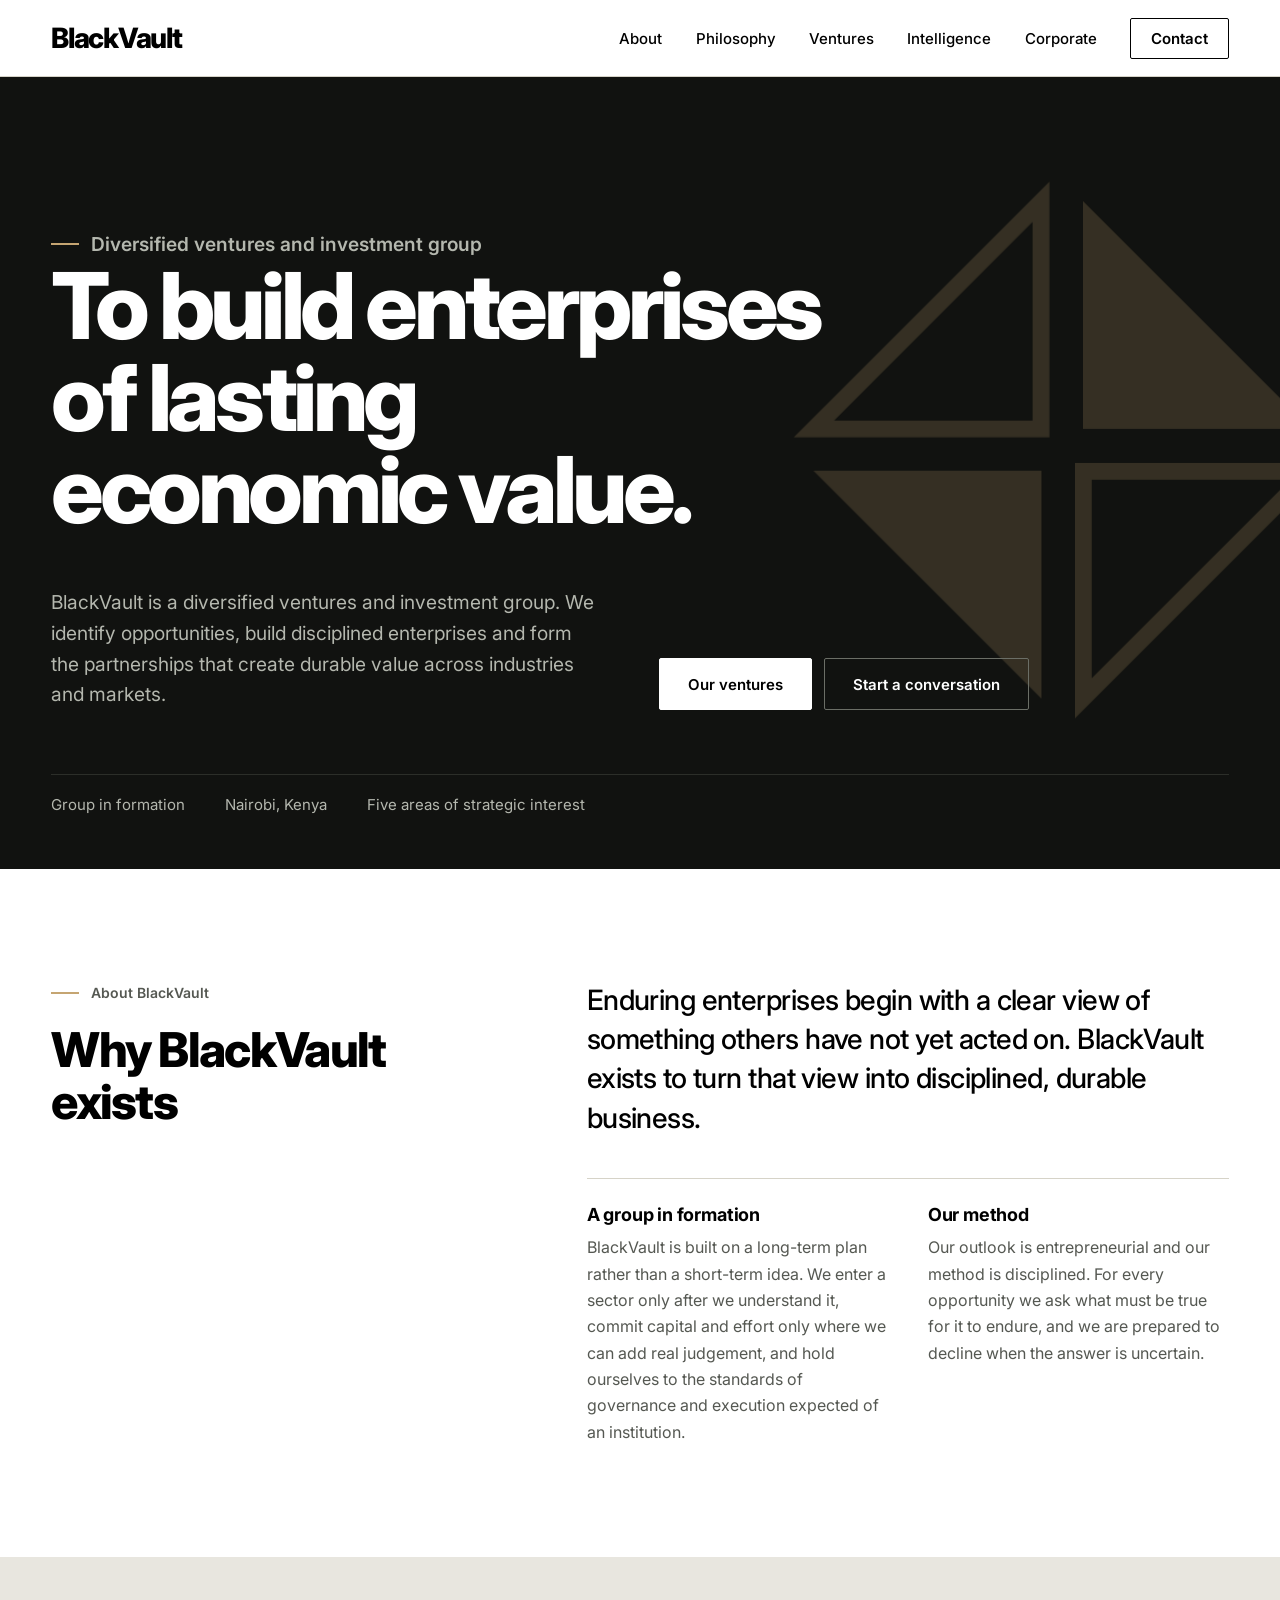
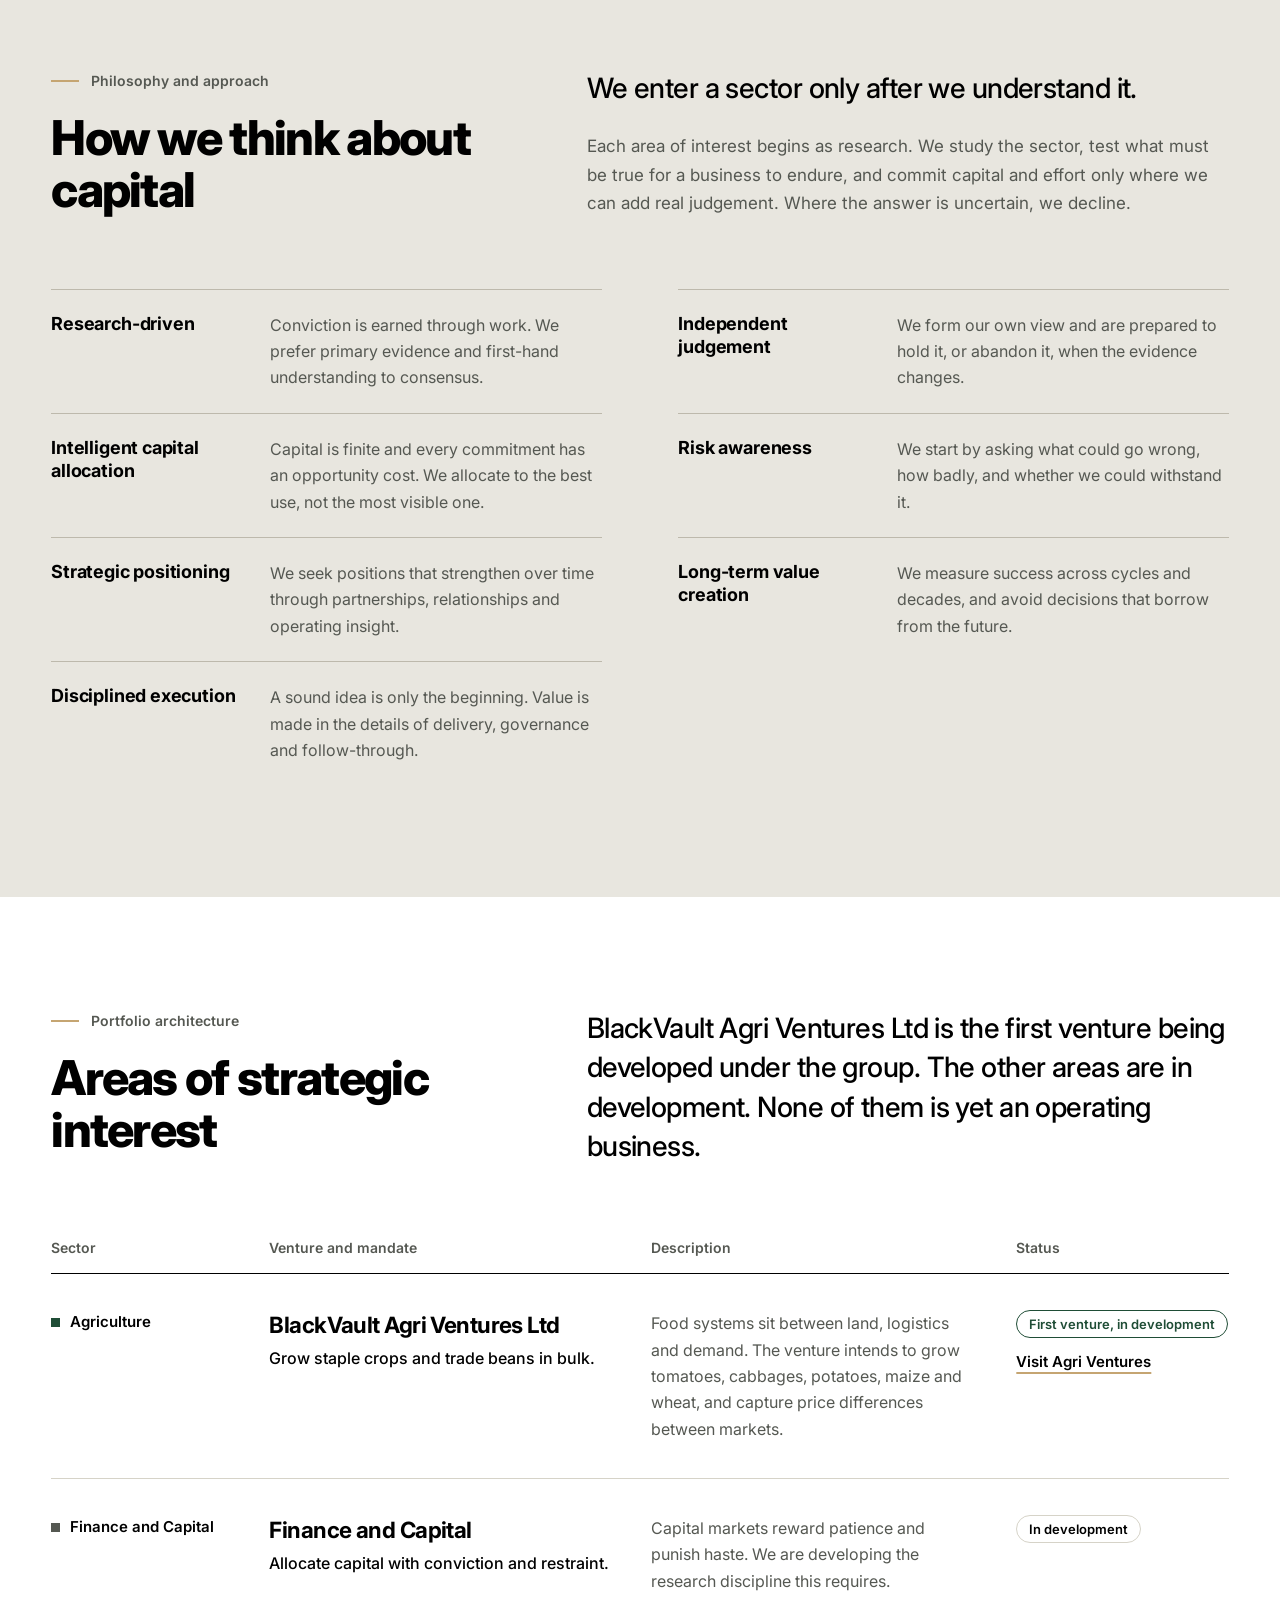
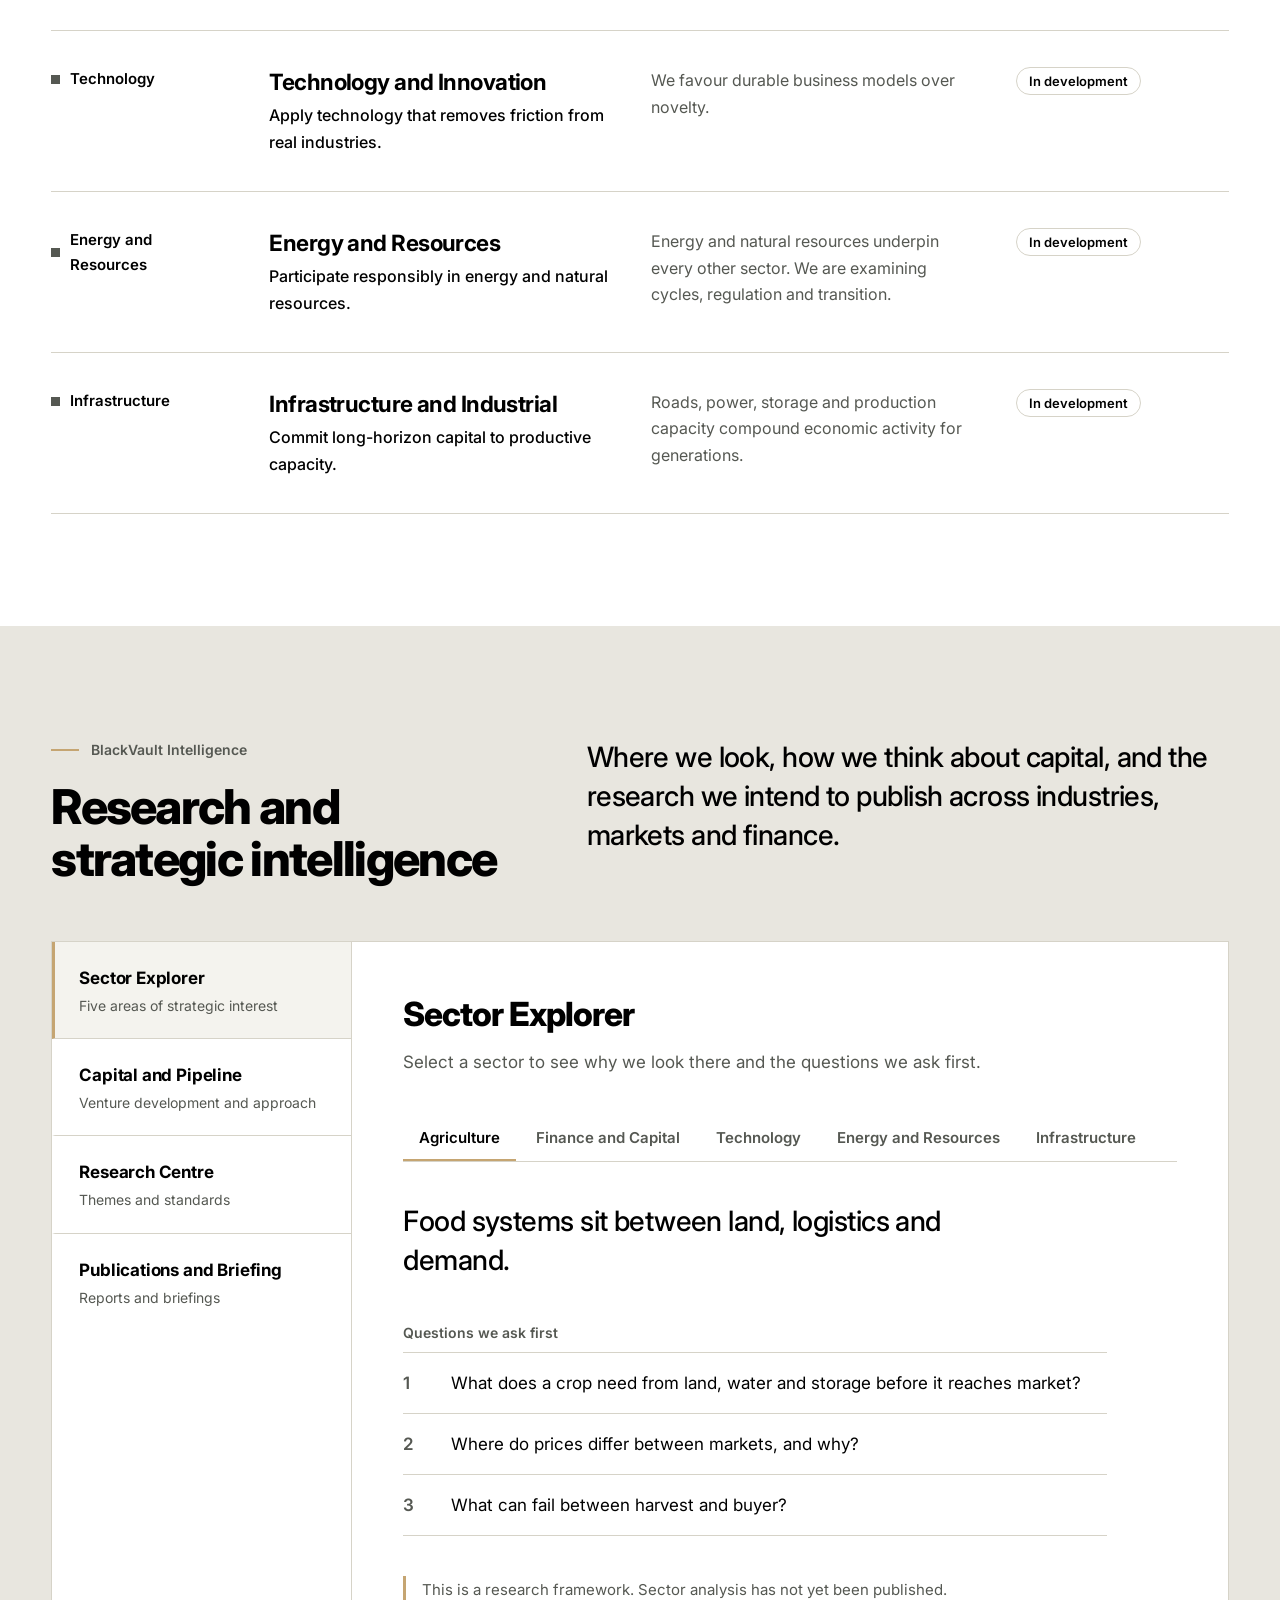
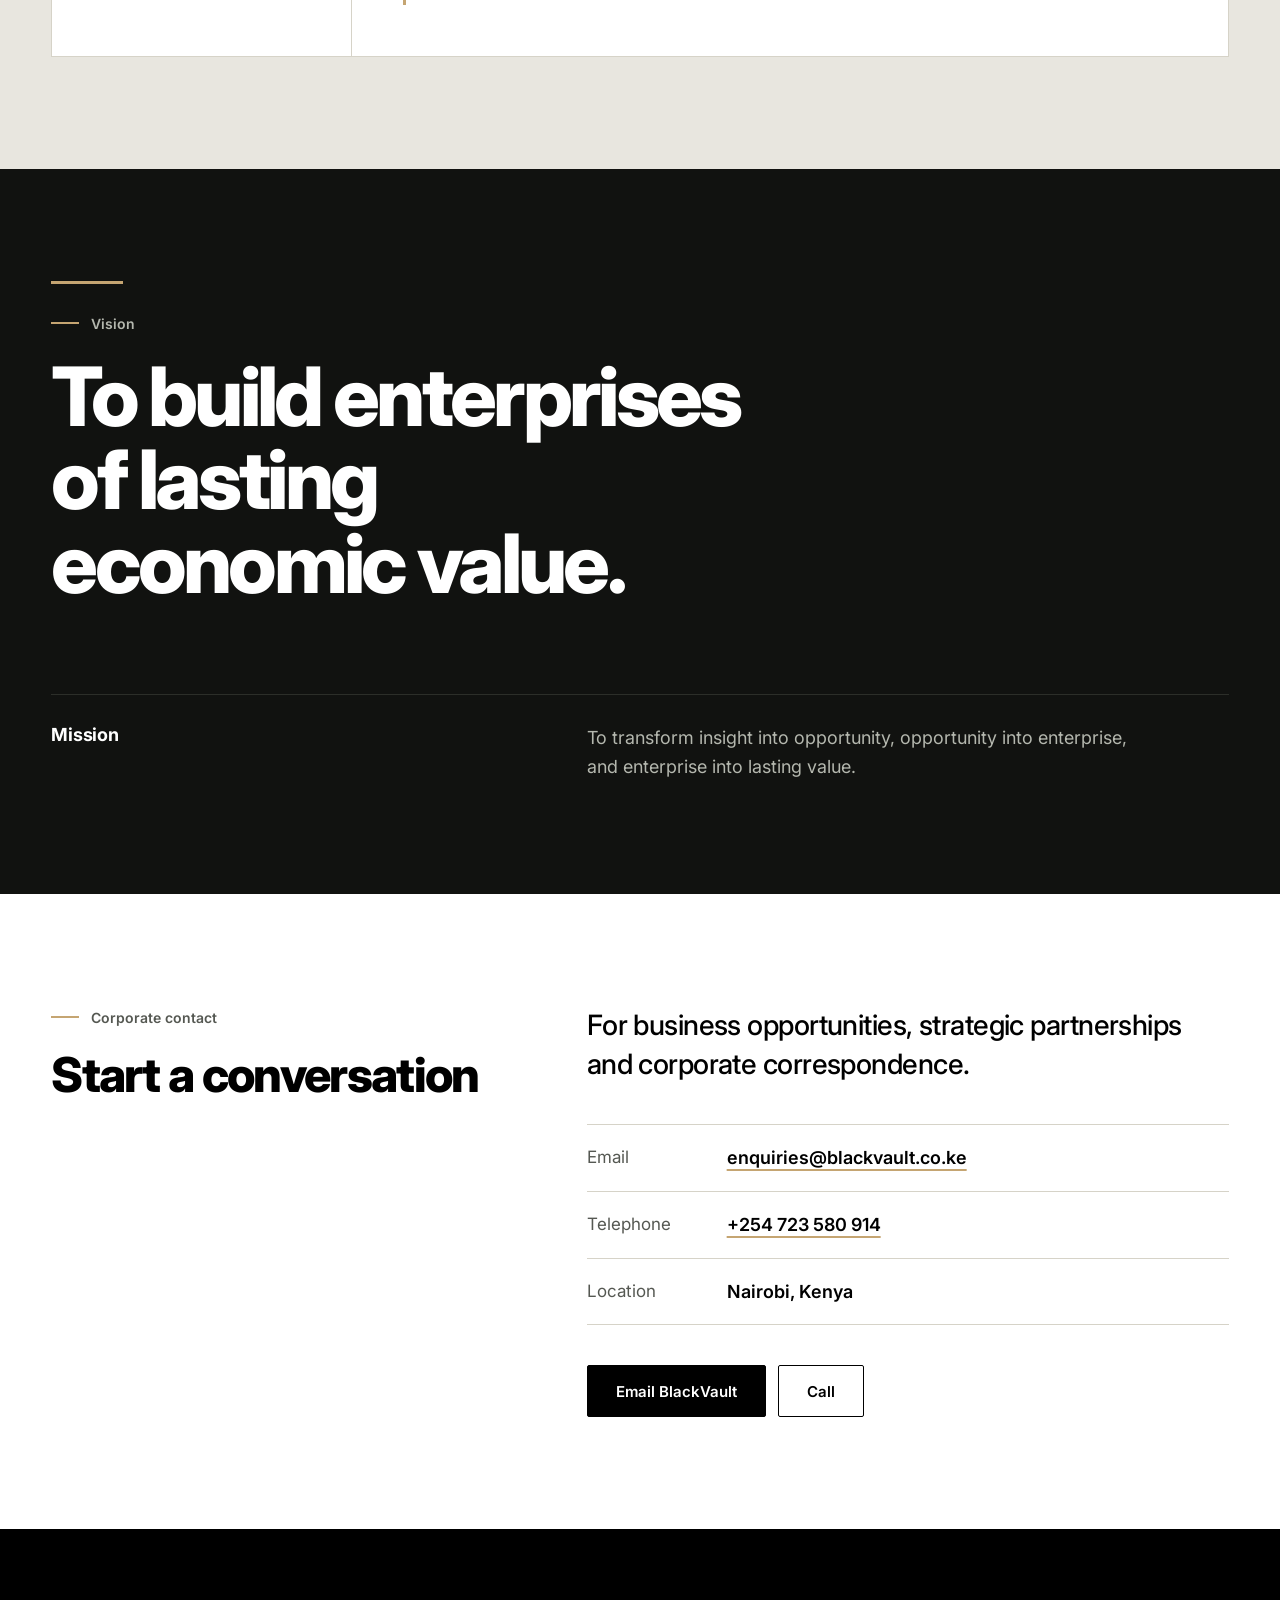
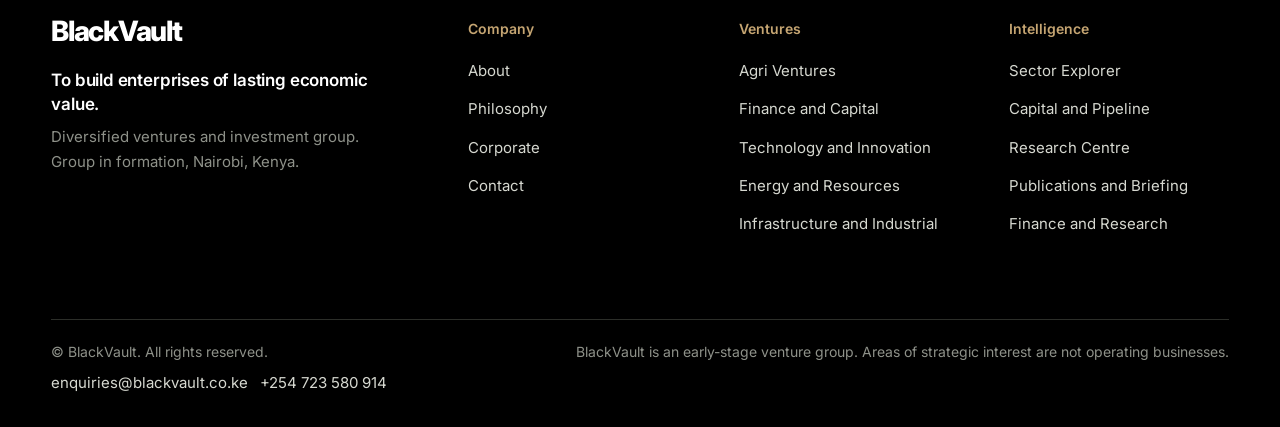
<file: index.html>
<!DOCTYPE html>
<html lang="en"><head><meta charset="utf-8"><meta name="viewport" content="width=device-width, initial-scale=1, viewport-fit=cover">
<title>BlackVault | Diversified Ventures and Investment Group</title><meta name="description" content="To build enterprises of lasting economic value. BlackVault is a diversified ventures and investment group in formation, based in Nairobi, Kenya."><meta name="theme-color" content="#111210">
<link rel="canonical" href="https://www.blackvault.co.ke/"><link rel="icon" href="/favicon.svg" type="image/svg+xml"><link rel="apple-touch-icon" href="/assets/apple-touch-icon.png">
<meta property="og:title" content="BlackVault | Diversified Ventures and Investment Group"><meta property="og:description" content="To build enterprises of lasting economic value. BlackVault is a diversified ventures and investment group in formation, based in Nairobi, Kenya."><meta property="og:type" content="website"><meta property="og:url" content="https://www.blackvault.co.ke/"><meta property="og:image" content="https://www.blackvault.co.ke/assets/og-image.png"><meta name="twitter:card" content="summary_large_image">
<link rel="preconnect" href="https://fonts.googleapis.com"><link rel="preconnect" href="https://fonts.gstatic.com" crossorigin>
<link href="https://fonts.googleapis.com/css2?family=Inter:wght@400;500;600;800&display=swap" rel="stylesheet">
<link rel="stylesheet" href="/assets/css/site.css"><script type="application/ld+json">{"@context":"https://schema.org","@type":"Organization","name":"BlackVault","url":"https://www.blackvault.co.ke/","slogan":"To build enterprises of lasting economic value.","description":"BlackVault is a diversified ventures and investment group in formation, based in Nairobi, Kenya.","email":"enquiries@blackvault.co.ke","telephone":"+254 723 580 914","address":{"@type":"PostalAddress","addressLocality":"Nairobi","addressCountry":"KE"},"logo":"https://www.blackvault.co.ke/assets/brand/emblem-512.png"}</script></head>
<body><a class="skip" href="#main">Skip to content</a><div id="prog"></div>
<header><div class="wrap bar"><a class="word" href="#top" aria-label="BlackVault home">BlackVault</a>
<button class="menu" aria-expanded="false" aria-controls="nav"><i aria-hidden="true"></i><span>Menu</span></button>
<nav id="nav" aria-label="Primary"><ul>
<li><a href="#about">About</a></li><li><a href="#philosophy">Philosophy</a></li><li><a href="#ventures">Ventures</a></li><li><a href="#intelligence">Intelligence</a></li><li><a href="/corporate/">Corporate</a></li><li class="cta"><a href="#contact">Contact</a></li></ul>
<div class="navfoot">To build enterprises of lasting economic value.<br><a href="mailto:enquiries@blackvault.co.ke">enquiries@blackvault.co.ke</a></div></nav></div></header><main id="main">
<div class="hero on-dark" id="top"><svg class="mark" viewBox="0 0 1200 1200" aria-hidden="true" focusable="false"><g fill="#C5A572"><path fill-rule="evenodd" d="M572 27V572H27ZM536 113V536H113Z"/><path d="M643 68V554H1129Z"/><path d="M69 643H555V1129Z"/><path fill-rule="evenodd" d="M626 626H1171L626 1171ZM662 662V1085L1085 662Z"/></g></svg><div class="wrap">
<p class="kicker">Diversified ventures and investment group</p>
<h1>To build enterprises of lasting economic value.</h1>
<div class="intro"><p>BlackVault is a diversified ventures and investment group. We identify opportunities, build disciplined enterprises and form the partnerships that create durable value across industries and markets.</p>
<div class="btns"><a class="btn" href="#ventures">Our ventures</a><a class="btn ghost" href="#contact">Start a conversation</a></div></div>
<div class="status"><span>Group in formation</span><span>Nairobi, Kenya</span><span>Five areas of strategic interest</span></div></div></div>

<section id="about" class="why"><div class="wrap split"><div><p class="kicker">About BlackVault</p><h2>Why BlackVault exists</h2></div>
<div><p class="lead">Enduring enterprises begin with a clear view of something others have not yet acted on. BlackVault exists to turn that view into disciplined, durable business.</p>
<div class="duo"><div><h3>A group in formation</h3><p>BlackVault is built on a long-term plan rather than a short-term idea. We enter a sector only after we understand it, commit capital and effort only where we can add real judgement, and hold ourselves to the standards of governance and execution expected of an institution.</p></div>
<div><h3>Our method</h3><p>Our outlook is entrepreneurial and our method is disciplined. For every opportunity we ask what must be true for it to endure, and we are prepared to decline when the answer is uncertain.</p></div></div></div></div></section>

<section id="philosophy" class="ivory"><div class="wrap"><div class="split"><div><p class="kicker">Philosophy and approach</p><h2>How we think about capital</h2></div>
<div><p class="lead">We enter a sector only after we understand it.</p><p class="sub approach">Each area of interest begins as research. We study the sector, test what must be true for a business to endure, and commit capital and effort only where we can add real judgement. Where the answer is uncertain, we decline.</p></div></div>
<div class="rules"><div><h3>Research-driven</h3><p>Conviction is earned through work. We prefer primary evidence and first-hand understanding to consensus.</p></div><div><h3>Independent judgement</h3><p>We form our own view and are prepared to hold it, or abandon it, when the evidence changes.</p></div><div><h3>Intelligent capital allocation</h3><p>Capital is finite and every commitment has an opportunity cost. We allocate to the best use, not the most visible one.</p></div><div><h3>Risk awareness</h3><p>We start by asking what could go wrong, how badly, and whether we could withstand it.</p></div><div><h3>Strategic positioning</h3><p>We seek positions that strengthen over time through partnerships, relationships and operating insight.</p></div><div><h3>Long-term value creation</h3><p>We measure success across cycles and decades, and avoid decisions that borrow from the future.</p></div><div><h3>Disciplined execution</h3><p>A sound idea is only the beginning. Value is made in the details of delivery, governance and follow-through.</p></div></div></div></section>

<section id="ventures"><div class="wrap"><div class="split"><div><p class="kicker">Portfolio architecture</p><h2>Areas of strategic interest</h2></div>
<p class="lead">BlackVault Agri Ventures Ltd is the first venture being developed under the group. The other areas are in development. None of them is yet an operating business.</p></div>
<div class="vhead"><span>Sector</span><span>Venture and mandate</span><span>Description</span><span>Status</span></div><div class="vrow agri"><div class="sec">Agriculture</div><div><h3>BlackVault Agri Ventures Ltd</h3><p class="mandate">Grow staple crops and trade beans in bulk.</p></div><p class="desc">Food systems sit between land, logistics and demand. The venture intends to grow tomatoes, cabbages, potatoes, maize and wheat, and capture price differences between markets.</p><div class="st"><span class="tag">First venture, in development</span><a class=more href=https://agri.blackvault.co.ke>Visit Agri Ventures</a></div></div><div class="vrow"><div class="sec">Finance and Capital</div><div><h3>Finance and Capital</h3><p class="mandate">Allocate capital with conviction and restraint.</p></div><p class="desc">Capital markets reward patience and punish haste. We are developing the research discipline this requires.</p><div class="st"><span class="tag">In development</span></div></div><div class="vrow"><div class="sec">Technology</div><div><h3>Technology and Innovation</h3><p class="mandate">Apply technology that removes friction from real industries.</p></div><p class="desc">We favour durable business models over novelty.</p><div class="st"><span class="tag">In development</span></div></div><div class="vrow"><div class="sec">Energy and Resources</div><div><h3>Energy and Resources</h3><p class="mandate">Participate responsibly in energy and natural resources.</p></div><p class="desc">Energy and natural resources underpin every other sector. We are examining cycles, regulation and transition.</p><div class="st"><span class="tag">In development</span></div></div><div class="vrow"><div class="sec">Infrastructure</div><div><h3>Infrastructure and Industrial</h3><p class="mandate">Commit long-horizon capital to productive capacity.</p></div><p class="desc">Roads, power, storage and production capacity compound economic activity for generations.</p><div class="st"><span class="tag">In development</span></div></div></div></section>

<section id="intelligence" class="ivory"><div class="wrap"><div class="split"><div><p class="kicker">BlackVault Intelligence</p><h2>Research and strategic intelligence</h2></div>
<p class="lead">Where we look, how we think about capital, and the research we intend to publish across industries, markets and finance.</p></div>
<div class="ix"><div class="rail" role="tablist" aria-label="Intelligence">
<button type="button" role="tab" id="t-s" aria-controls="sector-explorer" aria-selected="true"><strong>Sector Explorer</strong><span>Five areas of strategic interest</span></button>
<button type="button" role="tab" id="t-c" aria-controls="capital-pipeline" aria-selected="false" tabindex="-1"><strong>Capital and Pipeline</strong><span>Venture development and approach</span></button>
<button type="button" role="tab" id="t-r" aria-controls="research-centre" aria-selected="false" tabindex="-1"><strong>Research Centre</strong><span>Themes and standards</span></button>
<button type="button" role="tab" id="t-p" aria-controls="publications" aria-selected="false" tabindex="-1"><strong>Publications and Briefing</strong><span>Reports and briefings</span></button></div>
<div class="views"><div class="view" id="sector-explorer" role="tabpanel" aria-labelledby="t-s"><h3>Sector Explorer</h3><p class="sub">Select a sector to see why we look there and the questions we ask first.</p>
<div class="seg" role="group" aria-label="Sectors"><button type="button" aria-pressed="true" aria-controls="s0">Agriculture</button><button type="button" aria-pressed="false" aria-controls="s1">Finance and Capital</button><button type="button" aria-pressed="false" aria-controls="s2">Technology</button><button type="button" aria-pressed="false" aria-controls="s3">Energy and Resources</button><button type="button" aria-pressed="false" aria-controls="s4">Infrastructure</button></div><div class="sector" id="s0"><p class="lead">Food systems sit between land, logistics and demand.</p><p class="label">Questions we ask first</p><ol class="qs"><li><span>What does a crop need from land, water and storage before it reaches market?</span></li><li><span>Where do prices differ between markets, and why?</span></li><li><span>What can fail between harvest and buyer?</span></li></ol></div><div class="sector" id="s1" hidden><p class="lead">Capital markets reward patience and punish haste.</p><p class="label">Questions we ask first</p><ol class="qs"><li><span>What is the opportunity cost of this commitment?</span></li><li><span>What could go wrong, and could we withstand it?</span></li><li><span>What does the evidence say beyond consensus?</span></li></ol></div><div class="sector" id="s2" hidden><p class="lead">We favour durable business models over novelty.</p><p class="label">Questions we ask first</p><ol class="qs"><li><span>Which real industry has friction this removes?</span></li><li><span>Does the model last beyond the novelty?</span></li><li><span>Who pays, and why?</span></li></ol></div><div class="sector" id="s3" hidden><p class="lead">Energy and natural resources underpin every other sector.</p><p class="label">Questions we ask first</p><ol class="qs"><li><span>How do cycles and regulation shape outcomes?</span></li><li><span>What does the transition change?</span></li><li><span>How do we participate responsibly?</span></li></ol></div><div class="sector" id="s4" hidden><p class="lead">Roads, power, storage and production capacity compound activity for generations.</p><p class="label">Questions we ask first</p><ol class="qs"><li><span>What capacity compounds activity over decades?</span></li><li><span>What does long-horizon capital require?</span></li><li><span>Who operates it once built?</span></li></ol></div><p class="note">This is a research framework. Sector analysis has not yet been published.</p></div>
<div class="view" id="capital-pipeline" role="tabpanel" aria-labelledby="t-c"><h3>Capital and Pipeline</h3><p class="sub">The development status of each area of interest, and how we decide where capital and effort go.</p>
<p class="label">Venture development register</p><div class="scroll"><table class="tbl"><thead><tr><th>Area</th><th>Status</th><th>Capital initiatives</th></tr></thead><tbody><tr><td>Agriculture</td><td>First venture. In development.</td><td>None announced</td></tr><tr><td>Finance and Capital</td><td>Area of strategic interest. In development.</td><td>None announced</td></tr><tr><td>Technology and Innovation</td><td>Area of strategic interest. In development.</td><td>None announced</td></tr><tr><td>Energy and Resources</td><td>Area of strategic interest. In development.</td><td>None announced</td></tr><tr><td>Infrastructure and Industrial</td><td>Area of strategic interest. In development.</td><td>None announced</td></tr></tbody></table></div>
<p class="label" style="margin-top:40px">Our approach</p><div class="steps"><div><h3>Look</h3><p>Find the view others have not yet acted on.</p></div><div><h3>Understand</h3><p>Complete the research before entering.</p></div><div><h3>Decide</h3><p>Form an independent view. Decline when unsure.</p></div><div><h3>Build</h3><p>Commit where we can add judgement.</p></div></div>
<p class="note">This section describes status and approach. It does not report capital committed, transactions or returns. Entries are added only when verified.</p></div>
<div class="view" id="research-centre" role="tabpanel" aria-labelledby="t-r"><h3>Research Centre</h3><p class="sub">BlackVault intends to publish its research and thinking. No research has been published yet.</p>
<div class="cols2"><div><p class="label">Research themes</p><ul class="list"><li><strong>Markets and finance</strong><small>No research published yet</small></li><li><strong>Global economic developments</strong><small>No research published yet</small></li><li><strong>Emerging industries</strong><small>No research published yet</small></li><li><strong>Technology and innovation</strong><small>No research published yet</small></li><li><strong>Business strategy</strong><small>No research published yet</small></li><li><strong>Investment research</strong><small>No research published yet</small></li></ul></div>
<div><p class="label">Our standards</p><ul class="list"><li><span><strong>Sources named</strong><span class="d">Every piece states its sources and dates.</span></span></li><li><span><strong>Conclusions dated</strong><span class="d">What was concluded, and when.</span></span></li><li><span><strong>Predictions graded</strong><span class="d">Forecasts are recorded and graded when their horizon passes.</span></span></li><li><span><strong>Errors corrected</strong><span class="d">Openly, with a dated note.</span></span></li></ul></div></div>
<p style="margin:32px 0 0"><a class="btn" href="https://finance.blackvault.co.ke">Visit Finance and Research</a></p></div>
<div class="view" id="publications" role="tabpanel" aria-labelledby="t-p"><h3>Publications and Briefing</h3><p class="sub">Reports, briefings and corporate publications will be listed here once issued.</p>
<ul class="list"><li><span><strong>Reports</strong><span class='d'>Longer, evidence-led examinations of a single question.</span></span><small>None published yet</small></li><li><span><strong>BlackVault Briefing</strong><span class='d'>Selected intelligence on markets, industries and finance.</span></span><small>None published yet</small></li><li><span><strong>Corporate publications</strong><span class='d'>Official documents issued by the group.</span></span><small>None published yet</small></li></ul><div class="btns" style="margin-top:32px"><a class="btn" href="mailto:enquiries@blackvault.co.ke?subject=Notify%20me%20of%20BlackVault%20publications">Request notification</a><a class="btn ghost" href="mailto:enquiries@blackvault.co.ke?subject=Submit%20an%20opportunity">Submit an opportunity</a></div></div>
</div></div></div></section>

<section id="vision" class="vision on-dark"><div class="wrap"><div class="rule"></div><p class="kicker">Vision</p><h2>To build enterprises of lasting economic value.</h2>
<div class="mission"><h3>Mission</h3><p>To transform insight into opportunity, opportunity into enterprise, and enterprise into lasting value.</p></div></div></section>

<section id="contact" class="contact"><div class="wrap split"><div><p class="kicker">Corporate contact</p><h2>Start a conversation</h2></div>
<div><p class="lead">For business opportunities, strategic partnerships and corporate correspondence.</p>
<dl><dt>Email</dt><dd><a href="mailto:enquiries@blackvault.co.ke">enquiries@blackvault.co.ke</a></dd><dt>Telephone</dt><dd><a href="tel:+254723580914">+254 723 580 914</a></dd><dt>Location</dt><dd>Nairobi, Kenya</dd></dl>
<div class="btns"><a class="btn" href="mailto:enquiries@blackvault.co.ke">Email BlackVault</a><a class="btn ghost" href="tel:+254723580914">Call</a></div></div></div></section></main><footer><div class="wrap"><div class="ftop">
<div><a class="word" href="#top">BlackVault</a><p class="vis">To build enterprises of lasting economic value.</p><p class="stat">Diversified ventures and investment group. Group in formation, Nairobi, Kenya.</p></div>
<div><h4>Company</h4><ul><li><a href="#about">About</a></li><li><a href="#philosophy">Philosophy</a></li><li><a href="/corporate/">Corporate</a></li><li><a href="#contact">Contact</a></li></ul></div>
<div><h4>Ventures</h4><ul><li><a href="https://agri.blackvault.co.ke">Agri Ventures</a></li><li><a href="#ventures">Finance and Capital</a></li><li><a href="#ventures">Technology and Innovation</a></li><li><a href="#ventures">Energy and Resources</a></li><li><a href="#ventures">Infrastructure and Industrial</a></li></ul></div>
<div><h4>Intelligence</h4><ul><li><a href="#sector-explorer">Sector Explorer</a></li><li><a href="#capital-pipeline">Capital and Pipeline</a></li><li><a href="#research-centre">Research Centre</a></li><li><a href="#publications">Publications and Briefing</a></li><li><a href="https://finance.blackvault.co.ke">Finance and Research</a></li></ul></div>
</div><div class="fine"><span>© BlackVault. All rights reserved.</span><span>BlackVault is an early-stage venture group. Areas of strategic interest are not operating businesses.</span><span><a href="mailto:enquiries@blackvault.co.ke">enquiries@blackvault.co.ke</a> &nbsp; <a href="tel:+254723580914">+254 723 580 914</a></span></div></div></footer><script src="/assets/js/site.js" defer></script></body></html>
</file>
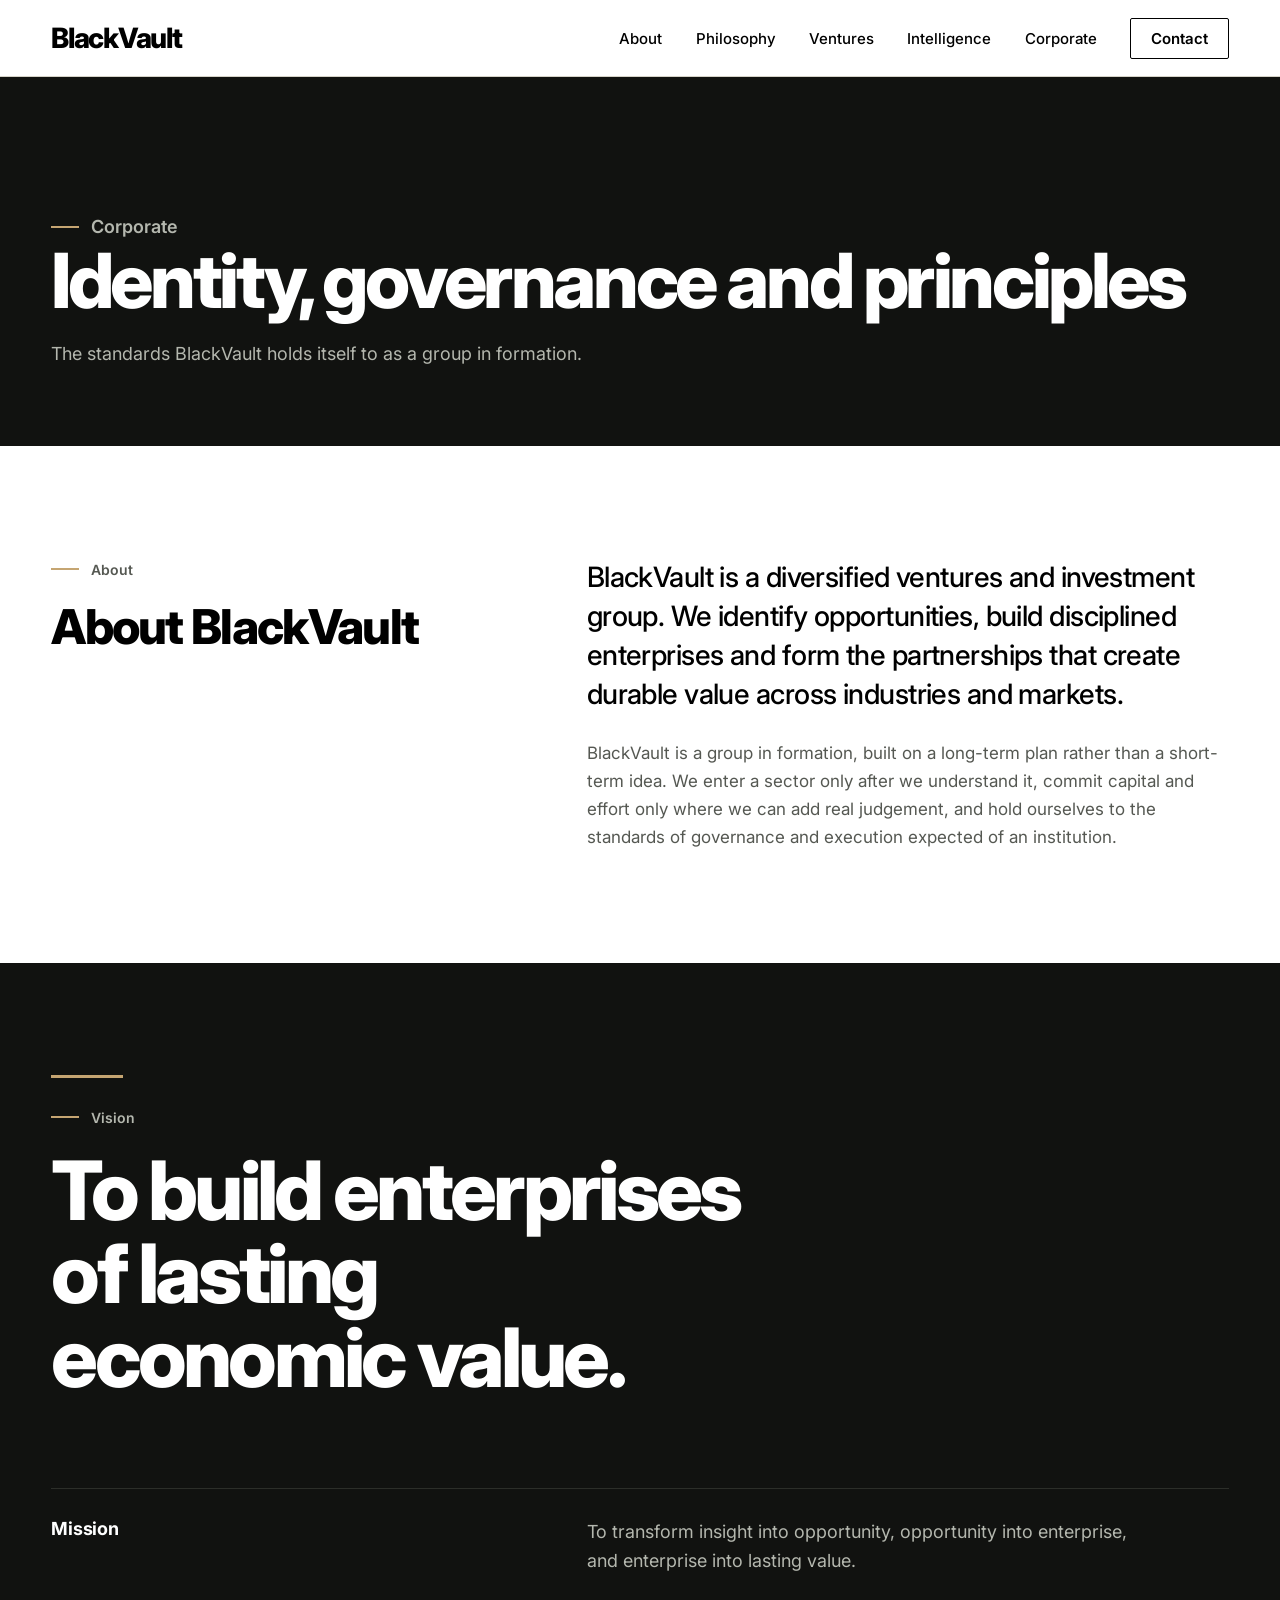
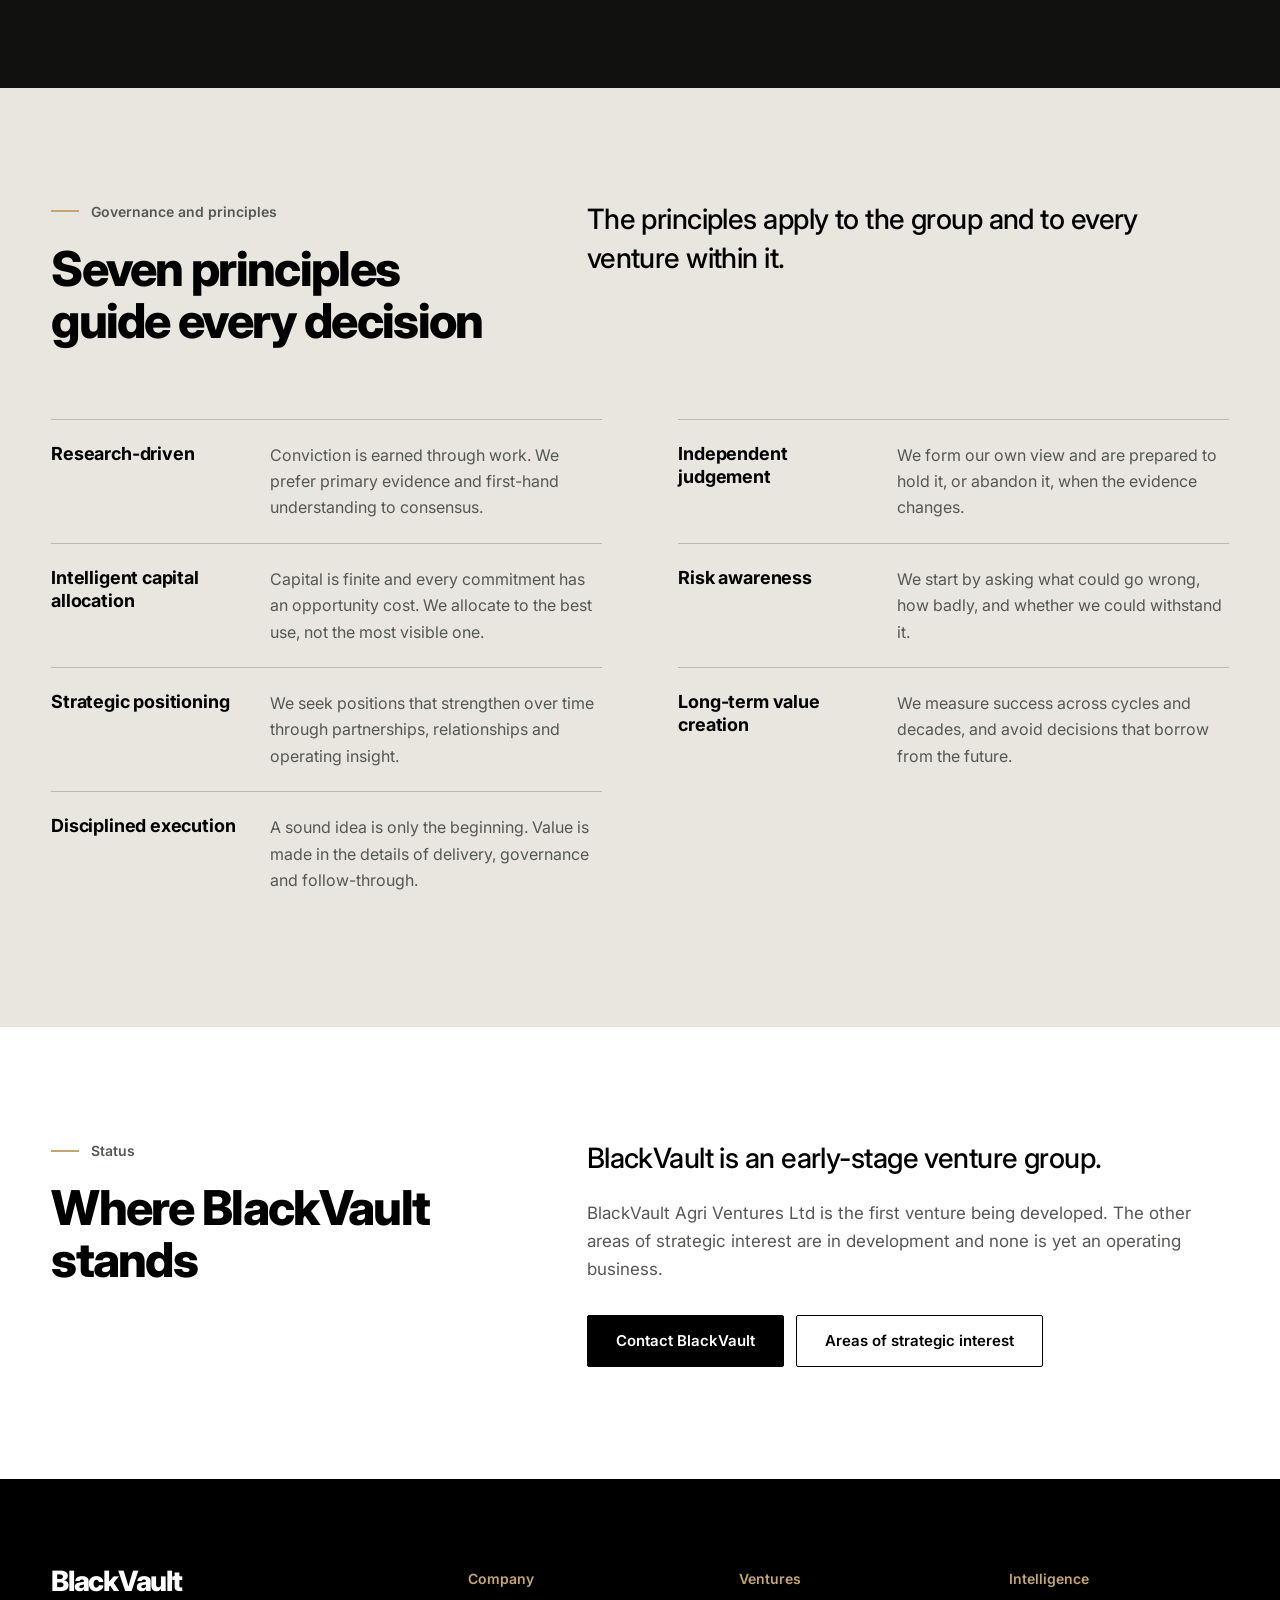
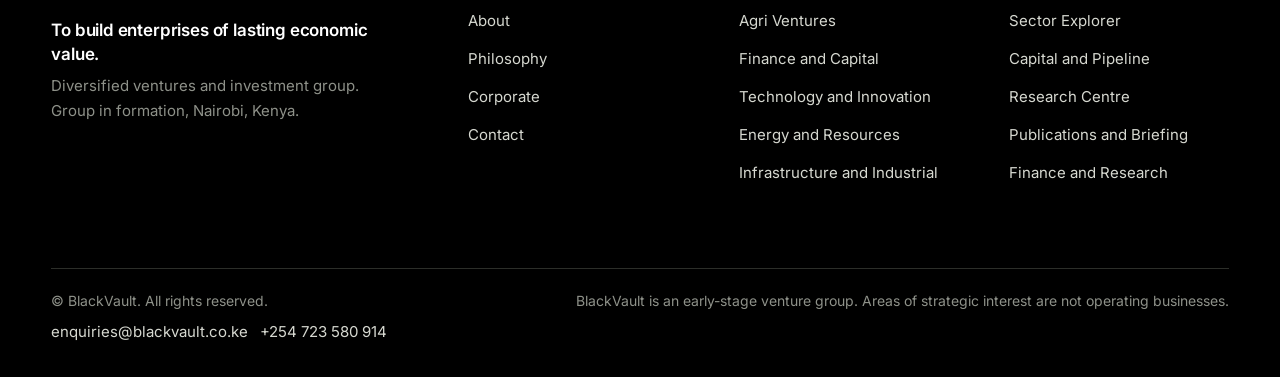
<file: corporate/index.html>
<!DOCTYPE html>
<html lang="en"><head><meta charset="utf-8"><meta name="viewport" content="width=device-width, initial-scale=1, viewport-fit=cover">
<title>Corporate | BlackVault</title><meta name="description" content="Identity, governance and principles of BlackVault. To build enterprises of lasting economic value."><meta name="theme-color" content="#111210">
<link rel="canonical" href="https://www.blackvault.co.ke/corporate/"><link rel="icon" href="/favicon.svg" type="image/svg+xml"><link rel="apple-touch-icon" href="/assets/apple-touch-icon.png">
<meta property="og:title" content="Corporate | BlackVault"><meta property="og:description" content="Identity, governance and principles of BlackVault. To build enterprises of lasting economic value."><meta property="og:type" content="website"><meta property="og:url" content="https://www.blackvault.co.ke/corporate/"><meta property="og:image" content="https://www.blackvault.co.ke/assets/og-image.png"><meta name="twitter:card" content="summary_large_image">
<link rel="preconnect" href="https://fonts.googleapis.com"><link rel="preconnect" href="https://fonts.gstatic.com" crossorigin>
<link href="https://fonts.googleapis.com/css2?family=Inter:wght@400;500;600;800&display=swap" rel="stylesheet">
<link rel="stylesheet" href="/assets/css/site.css"><script type="application/ld+json">{"@context":"https://schema.org","@type":"Organization","name":"BlackVault","url":"https://www.blackvault.co.ke/","slogan":"To build enterprises of lasting economic value.","description":"BlackVault is a diversified ventures and investment group in formation, based in Nairobi, Kenya.","email":"enquiries@blackvault.co.ke","telephone":"+254 723 580 914","address":{"@type":"PostalAddress","addressLocality":"Nairobi","addressCountry":"KE"},"logo":"https://www.blackvault.co.ke/assets/brand/emblem-512.png"}</script></head>
<body><a class="skip" href="#main">Skip to content</a><div id="prog"></div>
<header><div class="wrap bar"><a class="word" href="/" aria-label="BlackVault home">BlackVault</a>
<button class="menu" aria-expanded="false" aria-controls="nav"><i aria-hidden="true"></i><span>Menu</span></button>
<nav id="nav" aria-label="Primary"><ul>
<li><a href="/#about">About</a></li><li><a href="/#philosophy">Philosophy</a></li><li><a href="/#ventures">Ventures</a></li><li><a href="/#intelligence">Intelligence</a></li><li><a href="/corporate/">Corporate</a></li><li class="cta"><a href="/#contact">Contact</a></li></ul>
<div class="navfoot">To build enterprises of lasting economic value.<br><a href="mailto:enquiries@blackvault.co.ke">enquiries@blackvault.co.ke</a></div></nav></div></header><main id="main"><div class="phero"><div class="wrap"><p class="kicker" style="color:#b4b7ae">Corporate</p><h1>Identity, governance and principles</h1><p>The standards BlackVault holds itself to as a group in formation.</p></div></div>
<section><div class="wrap split"><div><p class="kicker">About</p><h2>About BlackVault</h2></div><div><p class="lead">BlackVault is a diversified ventures and investment group. We identify opportunities, build disciplined enterprises and form the partnerships that create durable value across industries and markets.</p>
<p class="sub" style="margin-top:24px;max-width:40rem">BlackVault is a group in formation, built on a long-term plan rather than a short-term idea. We enter a sector only after we understand it, commit capital and effort only where we can add real judgement, and hold ourselves to the standards of governance and execution expected of an institution.</p></div></div></section>
<section class="vision on-dark"><div class="wrap"><div class="rule"></div><p class="kicker">Vision</p><h2>To build enterprises of lasting economic value.</h2><div class="mission"><h3>Mission</h3><p>To transform insight into opportunity, opportunity into enterprise, and enterprise into lasting value.</p></div></div></section>
<section class="ivory"><div class="wrap"><div class="split"><div><p class="kicker">Governance and principles</p><h2>Seven principles guide every decision</h2></div><p class="lead">The principles apply to the group and to every venture within it.</p></div><div class="rules"><div><h3>Research-driven</h3><p>Conviction is earned through work. We prefer primary evidence and first-hand understanding to consensus.</p></div><div><h3>Independent judgement</h3><p>We form our own view and are prepared to hold it, or abandon it, when the evidence changes.</p></div><div><h3>Intelligent capital allocation</h3><p>Capital is finite and every commitment has an opportunity cost. We allocate to the best use, not the most visible one.</p></div><div><h3>Risk awareness</h3><p>We start by asking what could go wrong, how badly, and whether we could withstand it.</p></div><div><h3>Strategic positioning</h3><p>We seek positions that strengthen over time through partnerships, relationships and operating insight.</p></div><div><h3>Long-term value creation</h3><p>We measure success across cycles and decades, and avoid decisions that borrow from the future.</p></div><div><h3>Disciplined execution</h3><p>A sound idea is only the beginning. Value is made in the details of delivery, governance and follow-through.</p></div></div></div></section>
<section><div class="wrap split"><div><p class="kicker">Status</p><h2>Where BlackVault stands</h2></div><div><p class="lead">BlackVault is an early-stage venture group.</p><p class="sub" style="margin-top:20px;max-width:40rem">BlackVault Agri Ventures Ltd is the first venture being developed. The other areas of strategic interest are in development and none is yet an operating business.</p>
<!-- ADD HERE when supplied and verified: company registration details, directors, registered office. -->
<div class="btns" style="margin-top:32px"><a class="btn" href="/#contact">Contact BlackVault</a><a class="btn ghost" href="/#ventures">Areas of strategic interest</a></div></div></div></section></main><footer><div class="wrap"><div class="ftop">
<div><a class="word" href="/">BlackVault</a><p class="vis">To build enterprises of lasting economic value.</p><p class="stat">Diversified ventures and investment group. Group in formation, Nairobi, Kenya.</p></div>
<div><h4>Company</h4><ul><li><a href="/#about">About</a></li><li><a href="/#philosophy">Philosophy</a></li><li><a href="/corporate/">Corporate</a></li><li><a href="/#contact">Contact</a></li></ul></div>
<div><h4>Ventures</h4><ul><li><a href="https://agri.blackvault.co.ke">Agri Ventures</a></li><li><a href="/#ventures">Finance and Capital</a></li><li><a href="/#ventures">Technology and Innovation</a></li><li><a href="/#ventures">Energy and Resources</a></li><li><a href="/#ventures">Infrastructure and Industrial</a></li></ul></div>
<div><h4>Intelligence</h4><ul><li><a href="/#sector-explorer">Sector Explorer</a></li><li><a href="/#capital-pipeline">Capital and Pipeline</a></li><li><a href="/#research-centre">Research Centre</a></li><li><a href="/#publications">Publications and Briefing</a></li><li><a href="https://finance.blackvault.co.ke">Finance and Research</a></li></ul></div>
</div><div class="fine"><span>© BlackVault. All rights reserved.</span><span>BlackVault is an early-stage venture group. Areas of strategic interest are not operating businesses.</span><span><a href="mailto:enquiries@blackvault.co.ke">enquiries@blackvault.co.ke</a> &nbsp; <a href="tel:+254723580914">+254 723 580 914</a></span></div></div></footer><script src="/assets/js/site.js" defer></script></body></html>
</file>
<file: assets/css/site.css>
:root{--black:#000;--obs:#111210;--white:#fff;--gold:#C5A572;--ivory:#E8E6DF;--paper:#F4F3EE;--graphite:#555852;--line:#d6d3c8;--line-dk:#2c2e29;--mute-dk:#b4b7ae;--green:#1F4D36;
--font:"Inter","Helvetica Neue",Helvetica,Arial,sans-serif;--s1:8px;--s2:16px;--s3:24px;--s4:40px;--s5:64px;--s6:112px;--max:1280px;--gut:clamp(20px,4vw,56px);--hdr:76px;
box-sizing:border-box;padding-top:env(safe-area-inset-top,0px);padding-bottom:env(safe-area-inset-bottom,0px)}
*,*::before,*::after{box-sizing:border-box}
html{scroll-behavior:smooth;scroll-padding-top:calc(var(--hdr) + env(safe-area-inset-top,0px) + 8px);-webkit-text-size-adjust:100%;height:100%}
body{margin:0;background:var(--white);color:var(--black);font:400 1.0625rem/1.65 var(--font);-webkit-font-smoothing:antialiased;overflow-x:hidden}
@media (max-width:700px){body{font-size:1rem}:root{--hdr:64px}}
@media (prefers-reduced-motion:reduce){html{scroll-behavior:auto}*{animation:none!important;transition:none!important}}
a{color:inherit}img,svg{max-width:100%}
:focus-visible{outline:3px solid var(--gold);outline-offset:3px}
.skip{position:absolute;left:-999px;top:0;background:#000;color:#fff;padding:12px 16px;z-index:200}.skip:focus{left:0}
.wrap{max-width:var(--max);margin:0 auto;padding:0 var(--gut)}
#prog{position:fixed;top:0;left:0;height:3px;width:0;background:var(--gold);z-index:120}
/* header */
header{position:sticky;top:env(safe-area-inset-top,0px);z-index:100;background:var(--white);border-bottom:1px solid var(--line)}
.bar{display:flex;align-items:center;justify-content:space-between;height:var(--hdr)}
.word{font-weight:800;letter-spacing:-.045em;font-size:1.75rem;text-decoration:none;line-height:1}
@media (max-width:700px){.word{font-size:1.5rem}}
nav ul{display:flex;gap:clamp(20px,2.6vw,40px);list-style:none;margin:0;padding:0;align-items:center}
nav a{text-decoration:none;font-weight:500;font-size:.9375rem;padding:8px 0;border-bottom:2px solid transparent;transition:border-color .2s}
nav a:hover{border-color:var(--gold)}
nav .cta a{border:1px solid #000;padding:10px 20px;border-radius:2px;font-weight:600}nav .cta a:hover{background:#000;color:#fff}
.menu{display:none;align-items:center;gap:10px;background:none;border:1px solid var(--line);color:#000;font:600 .9375rem var(--font);padding:0 16px;height:44px;border-radius:2px;cursor:pointer}
.menu i{display:block;width:18px;height:10px;border-top:2px solid #000;border-bottom:2px solid #000}
.navfoot{display:none}
@media (max-width:960px){
 .menu{display:inline-flex}
 nav{position:fixed;left:0;right:0;top:calc(var(--hdr) + env(safe-area-inset-top,0px));bottom:0;background:var(--white);border-top:1px solid var(--line);padding:8px var(--gut) calc(24px + env(safe-area-inset-bottom,0px));overflow-y:auto;display:none;flex-direction:column;z-index:99}
 nav.open{display:flex}
 nav ul{flex-direction:column;align-items:stretch;gap:0}
 nav li{border-bottom:1px solid var(--line)}
 nav a{display:block;font-size:1.5rem;font-weight:700;letter-spacing:-.025em;padding:20px 0;border:0}
 nav .cta a{border:0;padding:20px 0;border-radius:0}nav .cta a:hover{background:none;color:inherit}
 .navfoot{display:block;margin-top:auto;padding-top:32px;color:var(--graphite);font-size:.9375rem}.navfoot a{display:inline;font-size:inherit;font-weight:600;padding:0;color:#000}
 body.menu-open{overflow:hidden}
}
/* buttons */
.btn{display:inline-flex;align-items:center;justify-content:center;min-height:52px;padding:0 28px;font:600 .9375rem var(--font);text-decoration:none;border-radius:2px;border:1px solid #000;background:#000;color:#fff;transition:background .2s,color .2s,border-color .2s;cursor:pointer}
.btn:hover{background:var(--gold);border-color:var(--gold);color:#000}
.btn.ghost{background:transparent;color:#000}.btn.ghost:hover{background:#000;color:#fff;border-color:#000}
.on-dark .btn{background:#fff;color:#000;border-color:#fff}.on-dark .btn:hover{background:var(--gold);border-color:var(--gold)}
.on-dark .btn.ghost{background:transparent;color:#fff;border-color:#6b6e66}.on-dark .btn.ghost:hover{border-color:#fff;background:#fff;color:#000}
.btns{display:flex;flex-wrap:wrap;gap:12px}
@media (max-width:560px){.btns{flex-direction:column}.btns .btn{width:100%}}
/* type */
h1,h2,h3{margin:0;font-weight:800;letter-spacing:-.035em}
h2{font-size:clamp(1.85rem,3.8vw,3rem);line-height:1.08}
h3{font-size:1.125rem;letter-spacing:-.01em;font-weight:700;line-height:1.3}
.kicker{display:flex;align-items:center;gap:12px;font-weight:600;font-size:.875rem;color:var(--graphite);margin:0 0 20px}
.kicker::before{content:"";width:28px;height:2px;background:var(--gold)}
.on-dark .kicker{color:var(--mute-dk)}
.lead{font-size:clamp(1.25rem,2.2vw,1.75rem);line-height:1.4;letter-spacing:-.02em;font-weight:500;margin:0}
.sub{color:var(--graphite);margin:0}
section{padding:clamp(56px,9vw,112px) 0}
.ivory{background:var(--ivory)}.on-dark{background:var(--obs);color:#fff}
.split{display:grid;grid-template-columns:minmax(0,5fr) minmax(0,7fr);gap:clamp(32px,6vw,104px)}
@media (max-width:860px){.split{grid-template-columns:1fr;gap:28px}}
/* hero */
.hero{position:relative;overflow:hidden;isolation:isolate;background:var(--obs);color:#fff}
.hero .wrap{min-height:min(88vh,880px);display:flex;flex-direction:column;justify-content:flex-end;padding-top:clamp(64px,10vw,140px);padding-bottom:clamp(28px,4vw,56px)}
.hero h1{font-size:clamp(2.4rem,7.2vw,6.4rem);line-height:1;letter-spacing:-.048em;max-width:14ch;text-wrap:balance}
.hero .mark{position:absolute;z-index:-1;right:clamp(-140px,-5vw,-24px);top:50%;width:min(44vw,640px);transform:translateY(-54%);opacity:.2;pointer-events:none}
.hero .mark path{transform-box:fill-box;transform-origin:center;animation:rise 1.2s cubic-bezier(.2,.7,.2,1) both}
.hero .mark path:nth-child(2){animation-delay:.12s}.hero .mark path:nth-child(3){animation-delay:.24s}.hero .mark path:nth-child(4){animation-delay:.36s}
@keyframes rise{from{opacity:0;transform:scale(.75) rotate(-6deg)}to{opacity:1;transform:none}}
.hero .intro{display:grid;grid-template-columns:minmax(0,34rem) auto;gap:32px 64px;align-items:end;margin-top:clamp(28px,4vw,56px)}
.hero p{margin:0;color:var(--mute-dk);font-size:clamp(1.0625rem,1.5vw,1.25rem);line-height:1.6}
.hero .status{display:flex;flex-wrap:wrap;gap:8px 40px;margin-top:clamp(32px,5vw,64px);padding-top:18px;border-top:1px solid var(--line-dk);color:var(--mute-dk);font-size:.9375rem}
@media (max-width:860px){.hero .wrap{min-height:0;padding-top:72px}.hero .intro{grid-template-columns:1fr}.hero .mark{width:118vw;right:-38vw;top:34%;opacity:.11}.hero h1{max-width:12ch}}
/* about */
.why .lead{color:#000;margin-bottom:var(--s4)}
.duo{display:grid;grid-template-columns:1fr 1fr;gap:var(--s4);border-top:1px solid var(--line);padding-top:var(--s3)}
.duo h3{margin-bottom:8px}.duo p{color:var(--graphite);margin:0;font-size:1rem;max-width:34rem}
@media (max-width:700px){.duo{grid-template-columns:1fr;gap:var(--s3)}}
/* principles */
.rules{display:grid;grid-template-columns:1fr 1fr;column-gap:clamp(32px,6vw,104px);margin-top:clamp(40px,6vw,72px)}
.rules>div{display:grid;grid-template-columns:minmax(120px,.9fr) 1.5fr;gap:20px;padding:22px 0;border-top:1px solid #bdb9ac}
.rules p{margin:0;color:var(--graphite);font-size:1rem}
@media (max-width:860px){.rules{grid-template-columns:1fr}}@media (max-width:520px){.rules>div{grid-template-columns:1fr;gap:6px;padding:18px 0}}
.approach{max-width:44rem;margin-top:var(--s3)}
/* ventures */
.vhead,.vrow{display:grid;grid-template-columns:minmax(0,1.1fr) minmax(0,2.1fr) minmax(0,2fr) minmax(0,1.3fr);gap:clamp(16px,3vw,40px);align-items:start}
.vhead{padding:14px 0;border-bottom:1px solid #000;font-size:.875rem;font-weight:600;color:var(--graphite);margin-top:clamp(32px,5vw,56px)}
.vrow{padding:clamp(24px,3vw,36px) 0;border-bottom:1px solid var(--line)}
.vrow .sec{font-weight:600;font-size:.9375rem;display:flex;align-items:center;gap:10px}
.vrow .sec::before{content:"";flex:none;width:9px;height:9px;background:var(--graphite)}
.vrow.agri .sec::before{background:var(--green)}
.vrow h3{font-size:1.4rem;letter-spacing:-.025em;margin-bottom:6px}
.vrow .mandate{font-weight:500;margin:0;color:#000;font-size:1rem}
.vrow .desc{margin:0;color:var(--graphite);font-size:1rem}
.vrow .st{display:flex;flex-direction:column;gap:12px;align-items:flex-start}
.tag{display:inline-block;font-size:.8125rem;font-weight:600;padding:4px 12px;border:1px solid var(--line);border-radius:99px;line-height:1.4}
.vrow.agri .tag{border-color:var(--green);color:var(--green)}
.more{font-weight:600;font-size:.9375rem;text-decoration-color:var(--gold);text-decoration-thickness:2px;text-underline-offset:5px}
.more:hover{text-decoration-color:#000}
@media (max-width:900px){.vhead{display:none}.vrow{grid-template-columns:1fr;gap:10px}.vrow .st{flex-direction:row;flex-wrap:wrap;align-items:center;gap:12px 20px;margin-top:6px}}
/* intelligence */
.ix{display:grid;grid-template-columns:minmax(240px,300px) minmax(0,1fr);background:#fff;border:1px solid var(--line);margin-top:clamp(32px,5vw,56px)}
.rail{border-right:1px solid var(--line);display:flex;flex-direction:column}
.rail button{text-align:left;background:none;border:0;border-bottom:1px solid var(--line);border-left:3px solid transparent;padding:22px 24px;cursor:pointer;font:inherit;color:inherit}
.rail button:last-child{border-bottom:0}
.rail strong{display:block;font-size:1.0625rem;letter-spacing:-.01em}.rail span{display:block;color:var(--graphite);font-size:.875rem;line-height:1.45;margin-top:4px}
.rail button:hover{background:var(--paper)}
.rail button[aria-selected=true]{background:var(--paper);border-left-color:var(--gold)}
.views{min-width:0}.view{padding:clamp(24px,4vw,56px);min-width:0}
.view[hidden]{display:none}
.view h3{font-size:clamp(1.5rem,2.6vw,2.125rem);letter-spacing:-.03em;font-weight:800;margin-bottom:12px}
.view>.sub,.view .intro-p{max-width:40rem;margin:0 0 var(--s4);color:var(--graphite)}
.label{font-weight:600;font-size:.875rem;color:var(--graphite);margin:0 0 8px}
.seg{display:flex;gap:4px;border-bottom:1px solid var(--line);margin:0 0 var(--s4);overflow-x:auto;scrollbar-width:none;-webkit-overflow-scrolling:touch}
.seg::-webkit-scrollbar{display:none}
.seg button{flex:none;background:none;border:0;border-bottom:3px solid transparent;margin-bottom:-1px;padding:12px 16px;font:600 .9375rem var(--font);color:var(--graphite);cursor:pointer;white-space:nowrap}
.seg button:hover{color:#000}.seg button[aria-pressed=true]{color:#000;border-bottom-color:var(--gold)}
.sector[hidden]{display:none}
.sector .lead{max-width:36rem;margin-bottom:var(--s4)}
.qs{list-style:none;margin:0;padding:0;counter-reset:q;max-width:44rem}
.qs li{counter-increment:q;display:grid;grid-template-columns:36px 1fr;gap:12px;padding:16px 0;border-top:1px solid var(--line)}
.qs li:last-child{border-bottom:1px solid var(--line)}.qs li::before{content:counter(q);color:var(--graphite);font-weight:600}
.note{color:var(--graphite);font-size:.9375rem;border-left:3px solid var(--gold);padding:2px 0 2px 16px;margin:var(--s4) 0 0;max-width:42rem}
.tbl{width:100%;border-collapse:collapse;font-size:.9375rem}
.tbl th{text-align:left;font-weight:600;color:var(--graphite);padding:12px 16px 12px 0;border-bottom:1px solid #000;font-size:.875rem}
.tbl td{padding:16px 16px 16px 0;border-bottom:1px solid var(--line);vertical-align:top}.tbl td:first-child{font-weight:600}
.scroll{overflow-x:auto}
@media (max-width:640px){.tbl,.tbl tbody,.tbl tr,.tbl td{display:block}.tbl thead{display:none}.tbl tr{border-bottom:1px solid var(--line);padding:14px 0}.tbl td{border:0;padding:3px 0}.tbl td:nth-child(2)::before{content:"Status: ";color:var(--graphite)}.tbl td:nth-child(3)::before{content:"Capital initiatives: ";color:var(--graphite)}}
.steps{display:grid;grid-template-columns:repeat(4,minmax(0,1fr));gap:0;margin-top:var(--s2)}
.steps>div{padding:20px 20px 0 0;border-top:2px solid #000}.steps p{margin:6px 0 0;color:var(--graphite);font-size:.9375rem}
@media (max-width:760px){.steps{grid-template-columns:1fr 1fr;row-gap:24px}}@media (max-width:420px){.steps{grid-template-columns:1fr}}
.list{margin:0;padding:0;list-style:none;max-width:48rem}
.list li{display:grid;grid-template-columns:minmax(0,1fr) auto;gap:16px;padding:16px 0;border-top:1px solid var(--line);align-items:baseline}
.list li:last-child{border-bottom:1px solid var(--line)}.list small{color:var(--graphite);font-size:.875rem}.list strong{font-weight:600}
.list .d{display:block;color:var(--graphite);font-size:.9375rem;font-weight:400;margin-top:2px}
@media (max-width:520px){.list li{grid-template-columns:1fr;gap:4px}}
.cols2{display:grid;grid-template-columns:1fr 1fr;gap:clamp(24px,4vw,56px)}@media (max-width:860px){.cols2{grid-template-columns:1fr}}
@media (max-width:900px){.ix{grid-template-columns:1fr}.rail{flex-direction:row;overflow-x:auto;border-right:0;border-bottom:1px solid var(--line);scrollbar-width:none;scroll-snap-type:x proximity}.rail::-webkit-scrollbar{display:none}.rail button{flex:0 0 min(78%,260px);border-bottom:0;border-left:0;border-top:3px solid transparent;border-right:1px solid var(--line);padding:16px 18px;scroll-snap-align:start}.rail button[aria-selected=true]{border-top-color:var(--gold);border-left-color:transparent}.rail span{display:none}}
/* vision */
.vision h2{font-size:clamp(2.15rem,6.4vw,5.25rem);line-height:1.02;letter-spacing:-.045em;max-width:15ch;text-wrap:balance}
.vision .rule{width:72px;height:3px;background:var(--gold);margin-bottom:28px}
.vision .mission{display:grid;grid-template-columns:minmax(0,5fr) minmax(0,7fr);gap:clamp(24px,6vw,104px);margin-top:clamp(40px,7vw,88px);padding-top:28px;border-top:1px solid var(--line-dk)}
.vision .mission p{margin:0;color:var(--mute-dk);max-width:34rem;font-size:1.125rem}.vision h3{color:#fff}
@media (max-width:860px){.vision .mission{grid-template-columns:1fr;gap:12px}}
/* contact */
.contact dl{margin:var(--s4) 0 var(--s4);display:grid;grid-template-columns:140px 1fr;border-top:1px solid var(--line)}
.contact dt,.contact dd{margin:0;padding:18px 0;border-bottom:1px solid var(--line)}.contact dt{color:var(--graphite)}.contact dd{font-weight:600;font-size:1.125rem;overflow-wrap:anywhere}
.contact dd a{text-decoration-color:var(--gold);text-decoration-thickness:2px;text-underline-offset:5px}
@media (max-width:520px){.contact dl{grid-template-columns:1fr}.contact dt{border:0;padding:16px 0 0}.contact dd{padding:2px 0 16px}}
/* footer */
footer{background:#000;color:#fff;padding:clamp(48px,7vw,88px) 0 32px}
.ftop{display:grid;grid-template-columns:minmax(0,2fr) repeat(3,minmax(0,1.2fr));gap:clamp(32px,4vw,56px)}
footer .word{color:#fff;display:inline-block}
footer .vis{color:#fff;font-weight:600;max-width:20rem;margin:20px 0 8px;font-size:1.0625rem;line-height:1.4;letter-spacing:-.01em}
footer .stat{color:#8e9189;max-width:20rem;margin:0;font-size:.9375rem}
footer h4{margin:0 0 16px;font-size:.875rem;color:var(--gold);font-weight:600}
footer ul{list-style:none;margin:0;padding:0}footer li{margin:0 0 10px}
footer a{text-decoration:none;color:#d6d8d0;font-size:.9375rem;overflow-wrap:anywhere}footer a:hover{color:#fff;text-decoration:underline;text-underline-offset:4px}
.fine{margin-top:clamp(40px,6vw,72px);padding-top:20px;border-top:1px solid var(--line-dk);color:#8e9189;font-size:.875rem;display:flex;flex-wrap:wrap;gap:8px 32px;justify-content:space-between}
@media (max-width:980px){.ftop{grid-template-columns:1fr 1fr}.ftop>:first-child{grid-column:1/-1}}
@media (max-width:560px){.ftop{grid-template-columns:1fr;gap:0}.ftop>div{padding:24px 0;border-top:1px solid var(--line-dk)}.ftop>:first-child{border-top:0;padding-top:0}.ftop ul{columns:1}}
/* subpage */
.phero{background:var(--obs);color:#fff;padding:clamp(56px,9vw,120px) 0 clamp(40px,6vw,80px)}
.phero h1{font-size:clamp(2.2rem,6vw,4.75rem);line-height:1.02;letter-spacing:-.045em}.phero p{color:var(--mute-dk);max-width:36rem;margin:20px 0 0;font-size:1.125rem}
</file>
